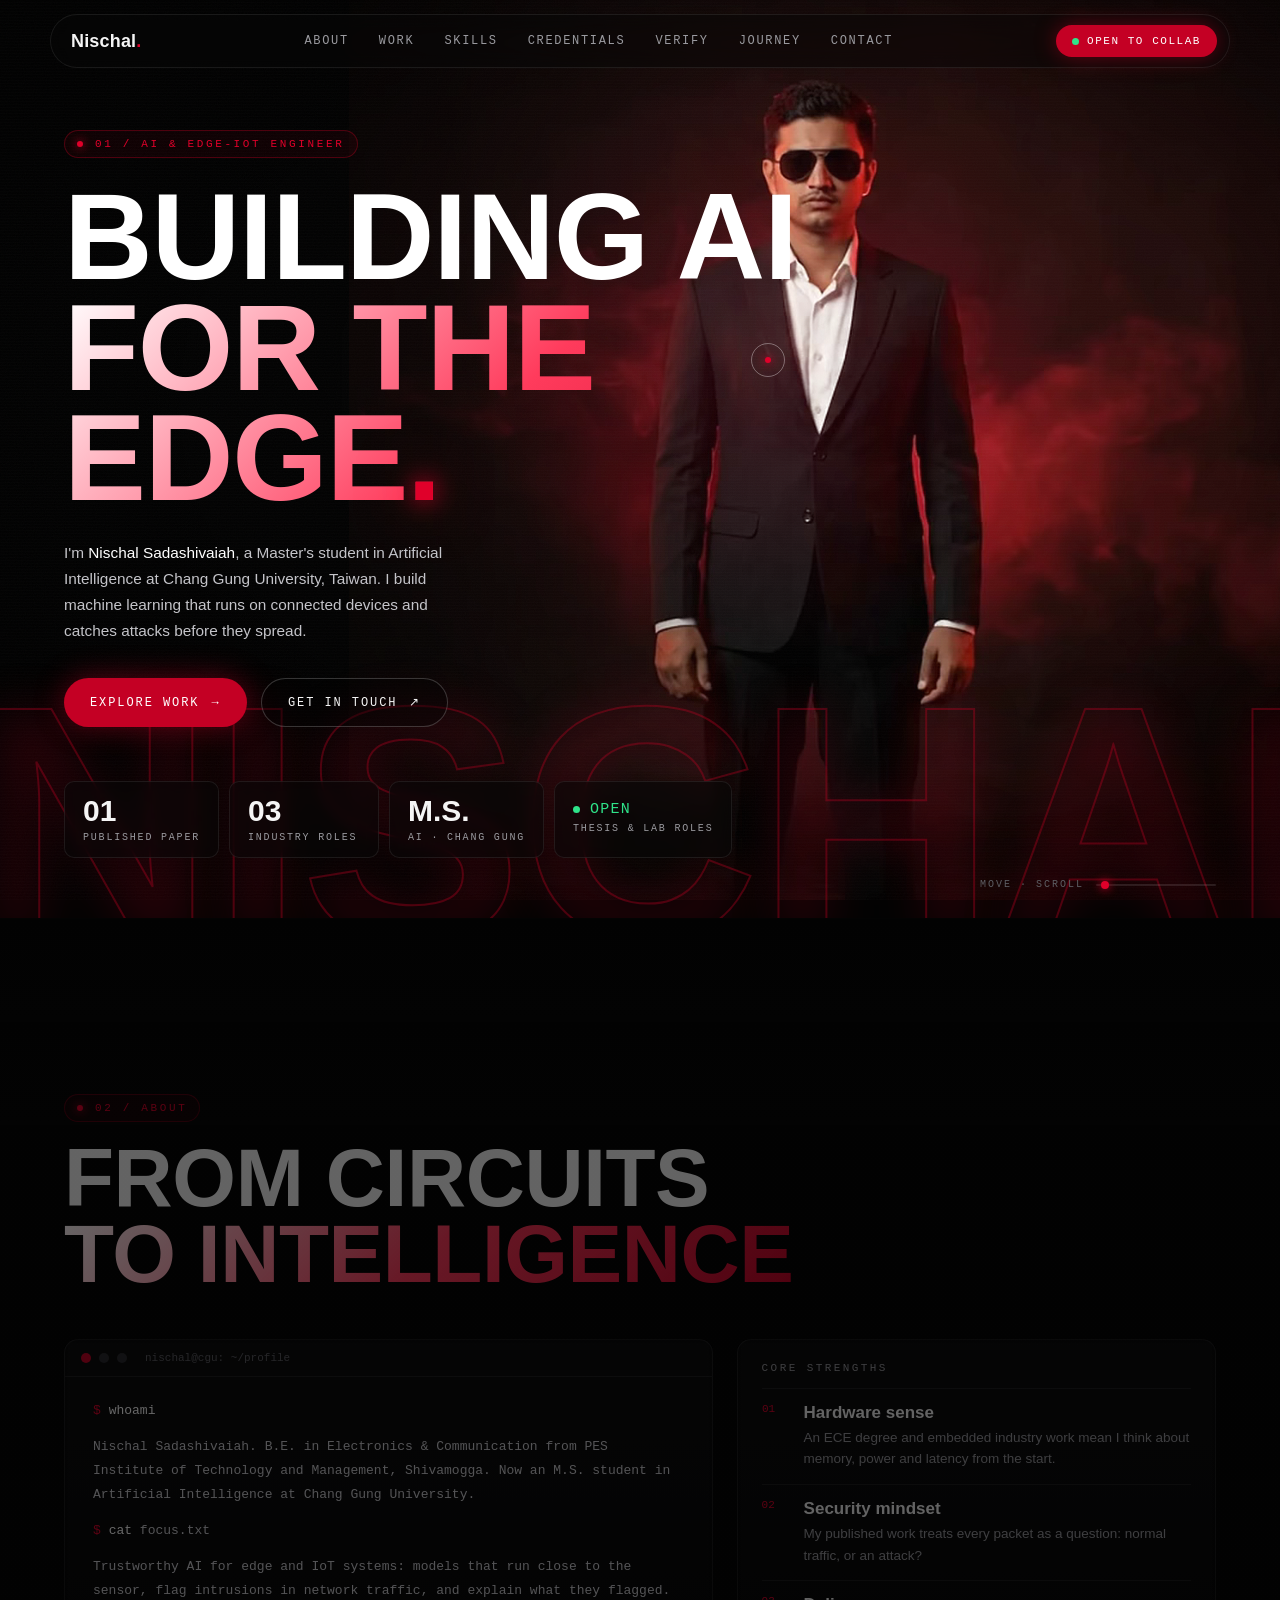
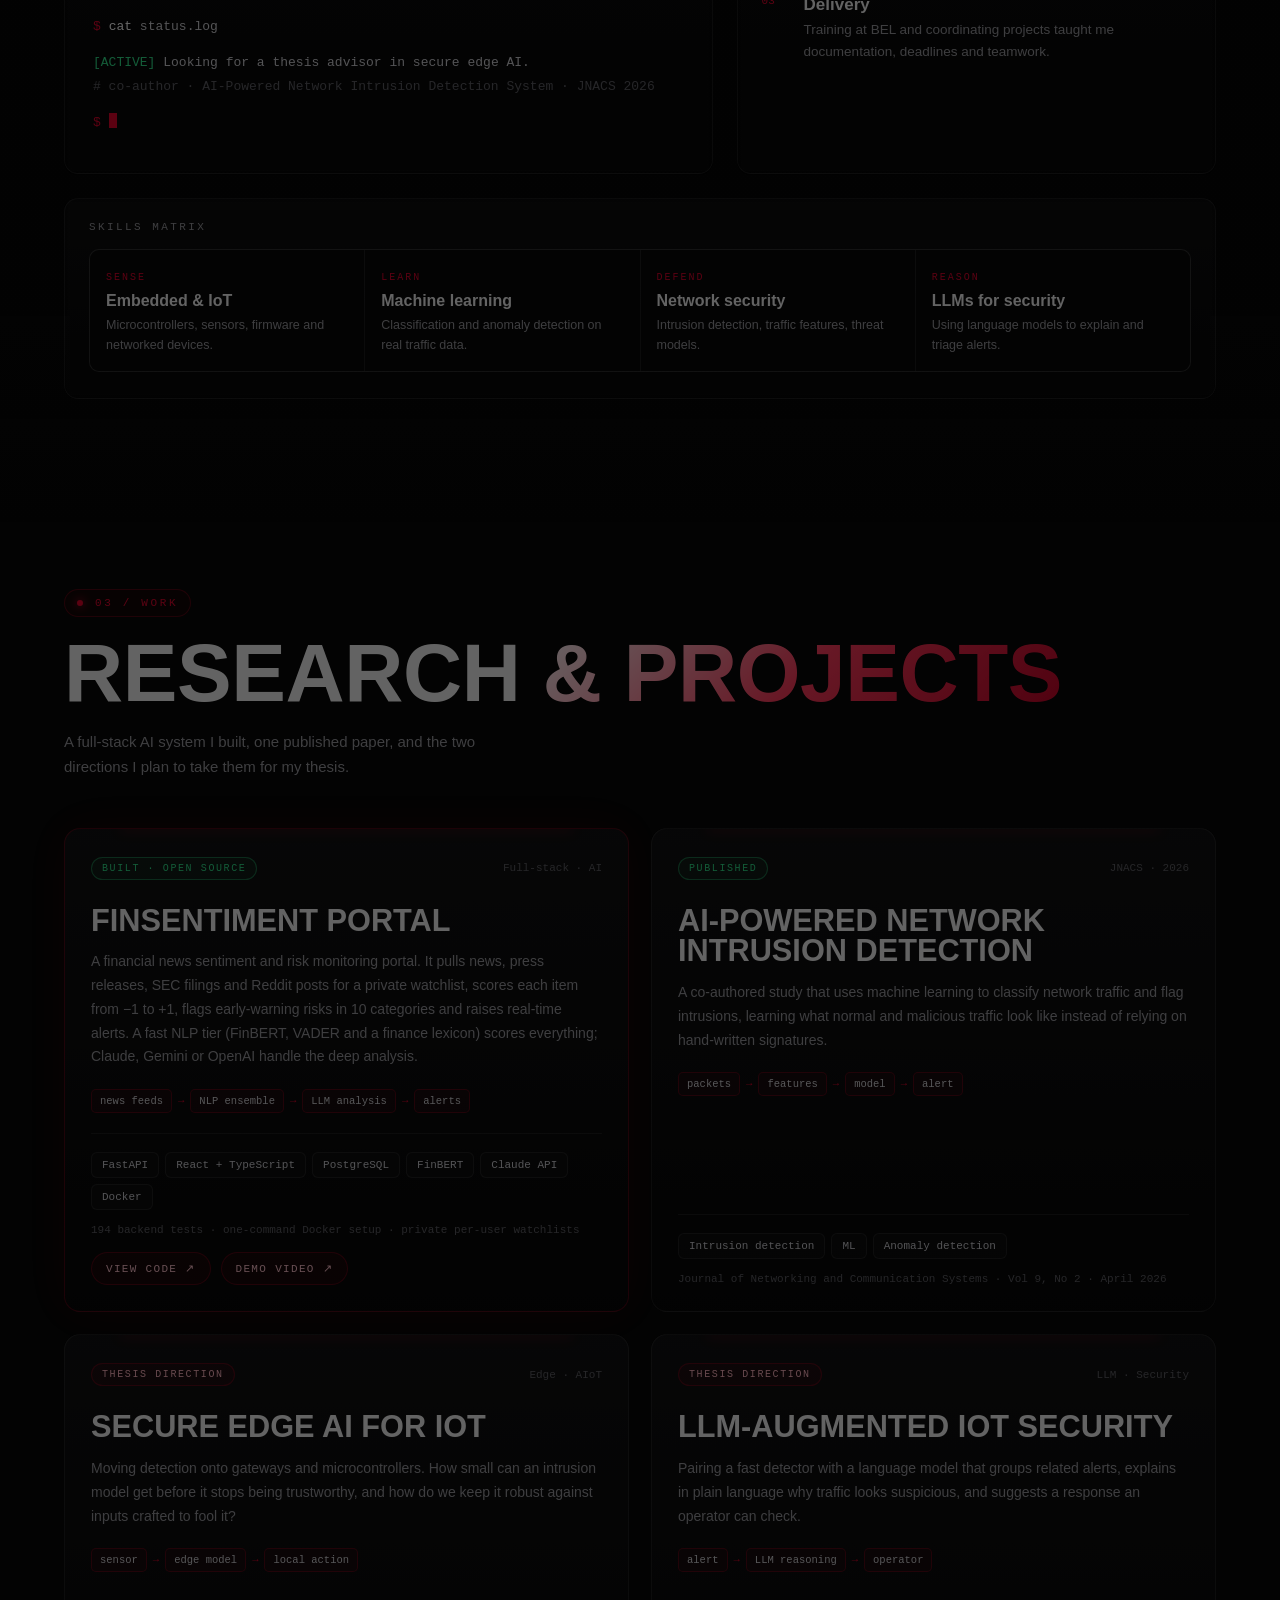
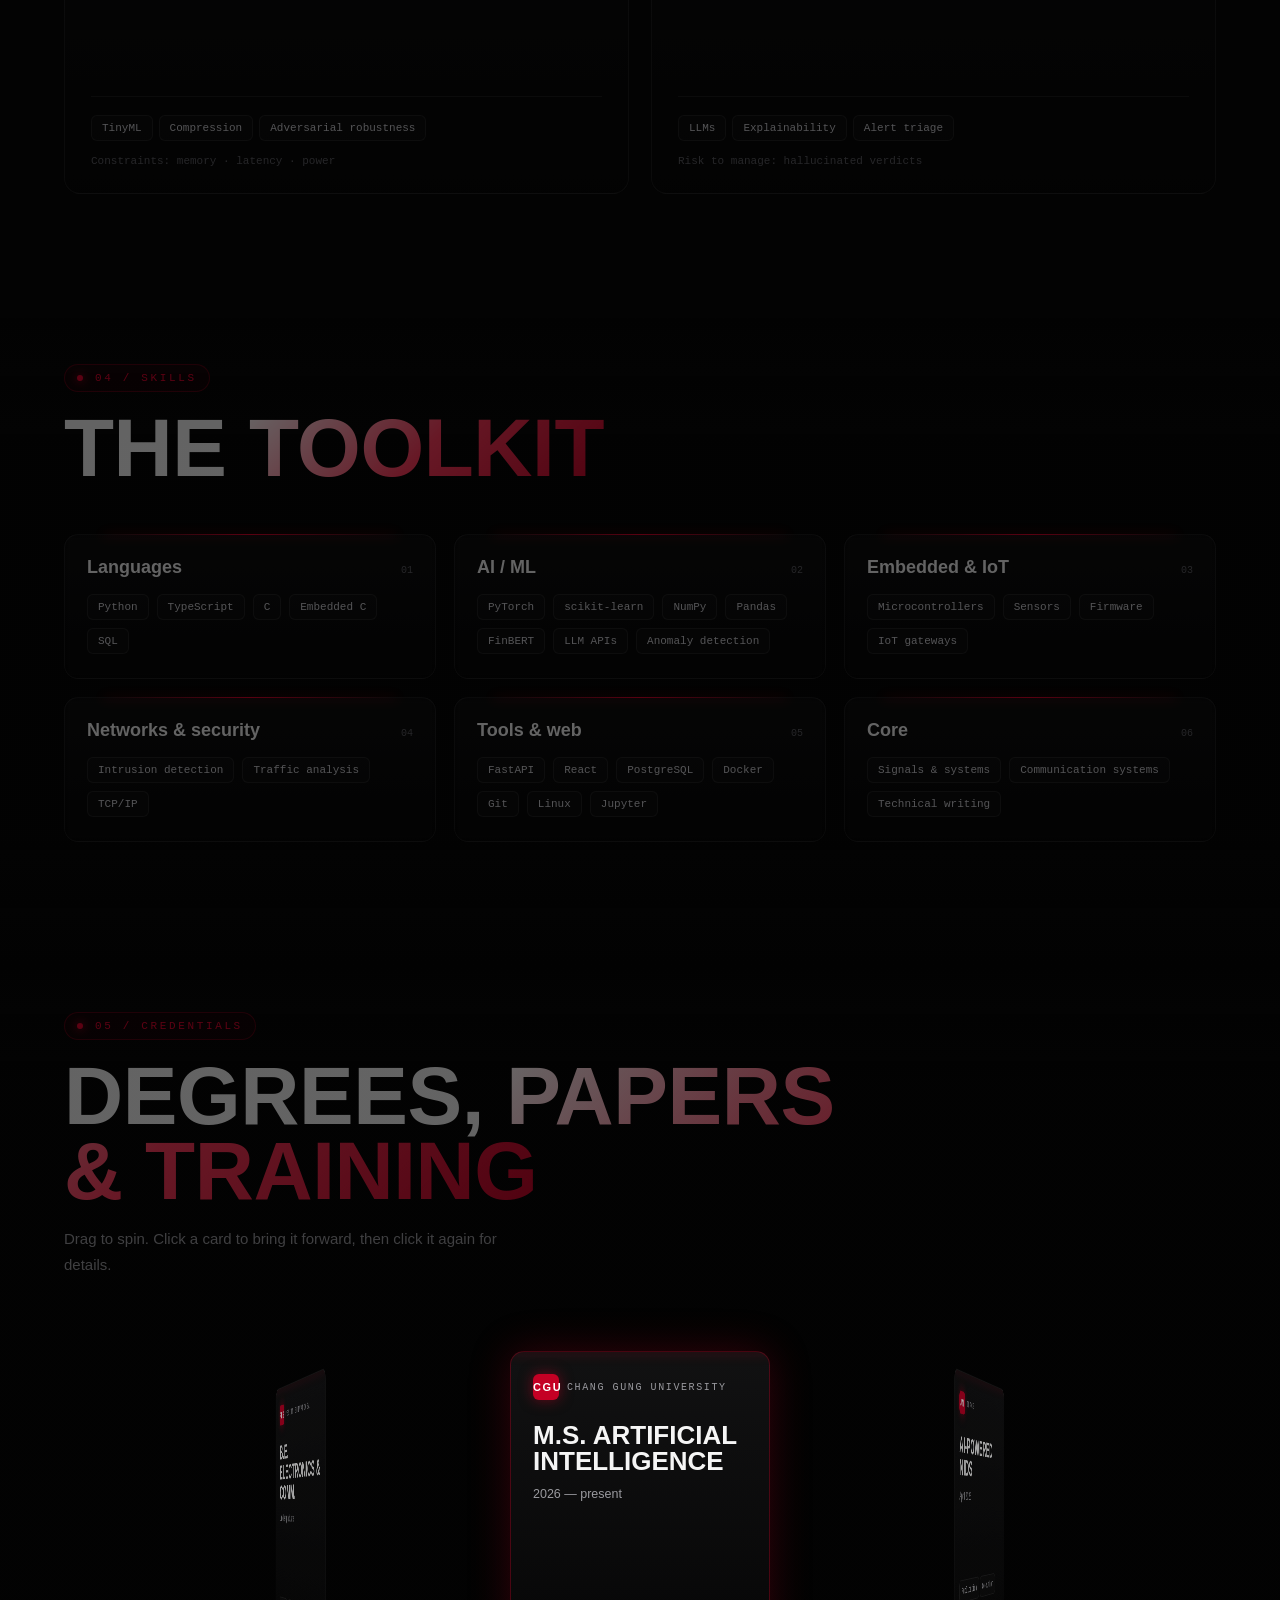
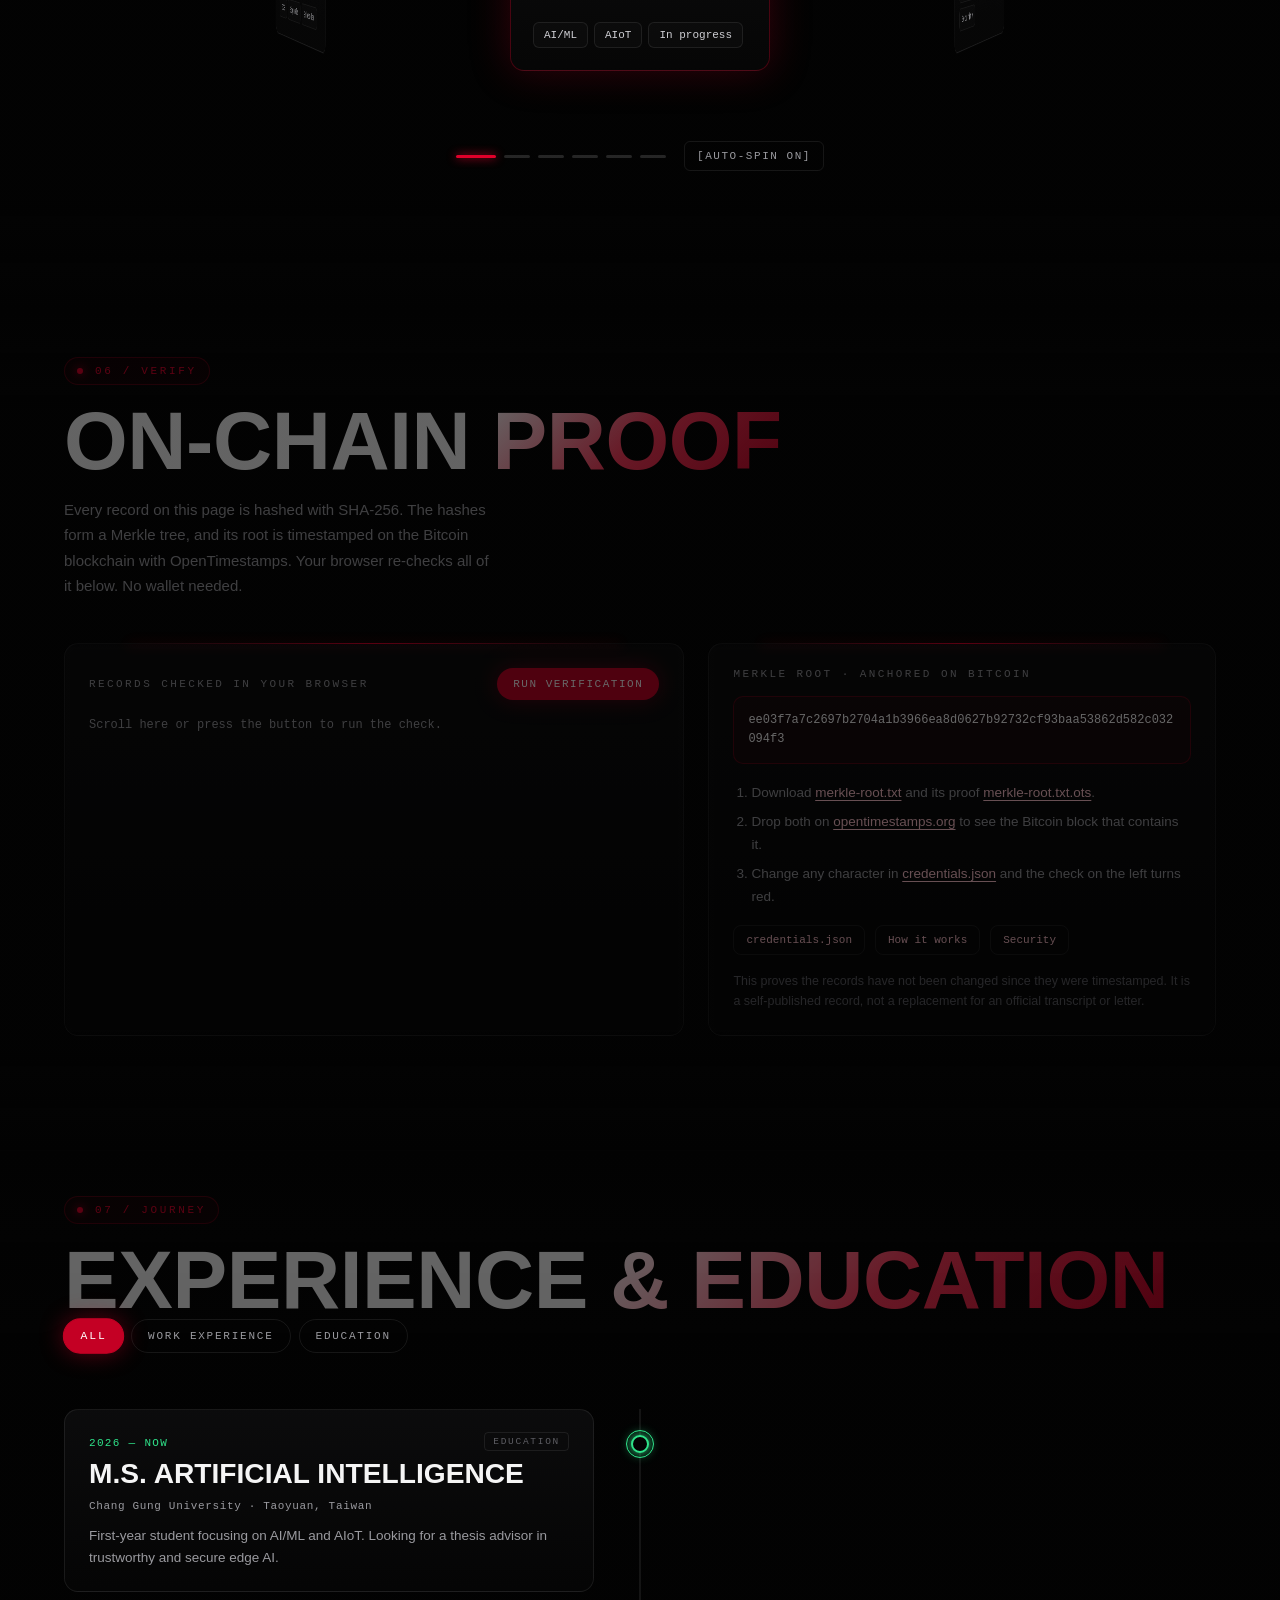
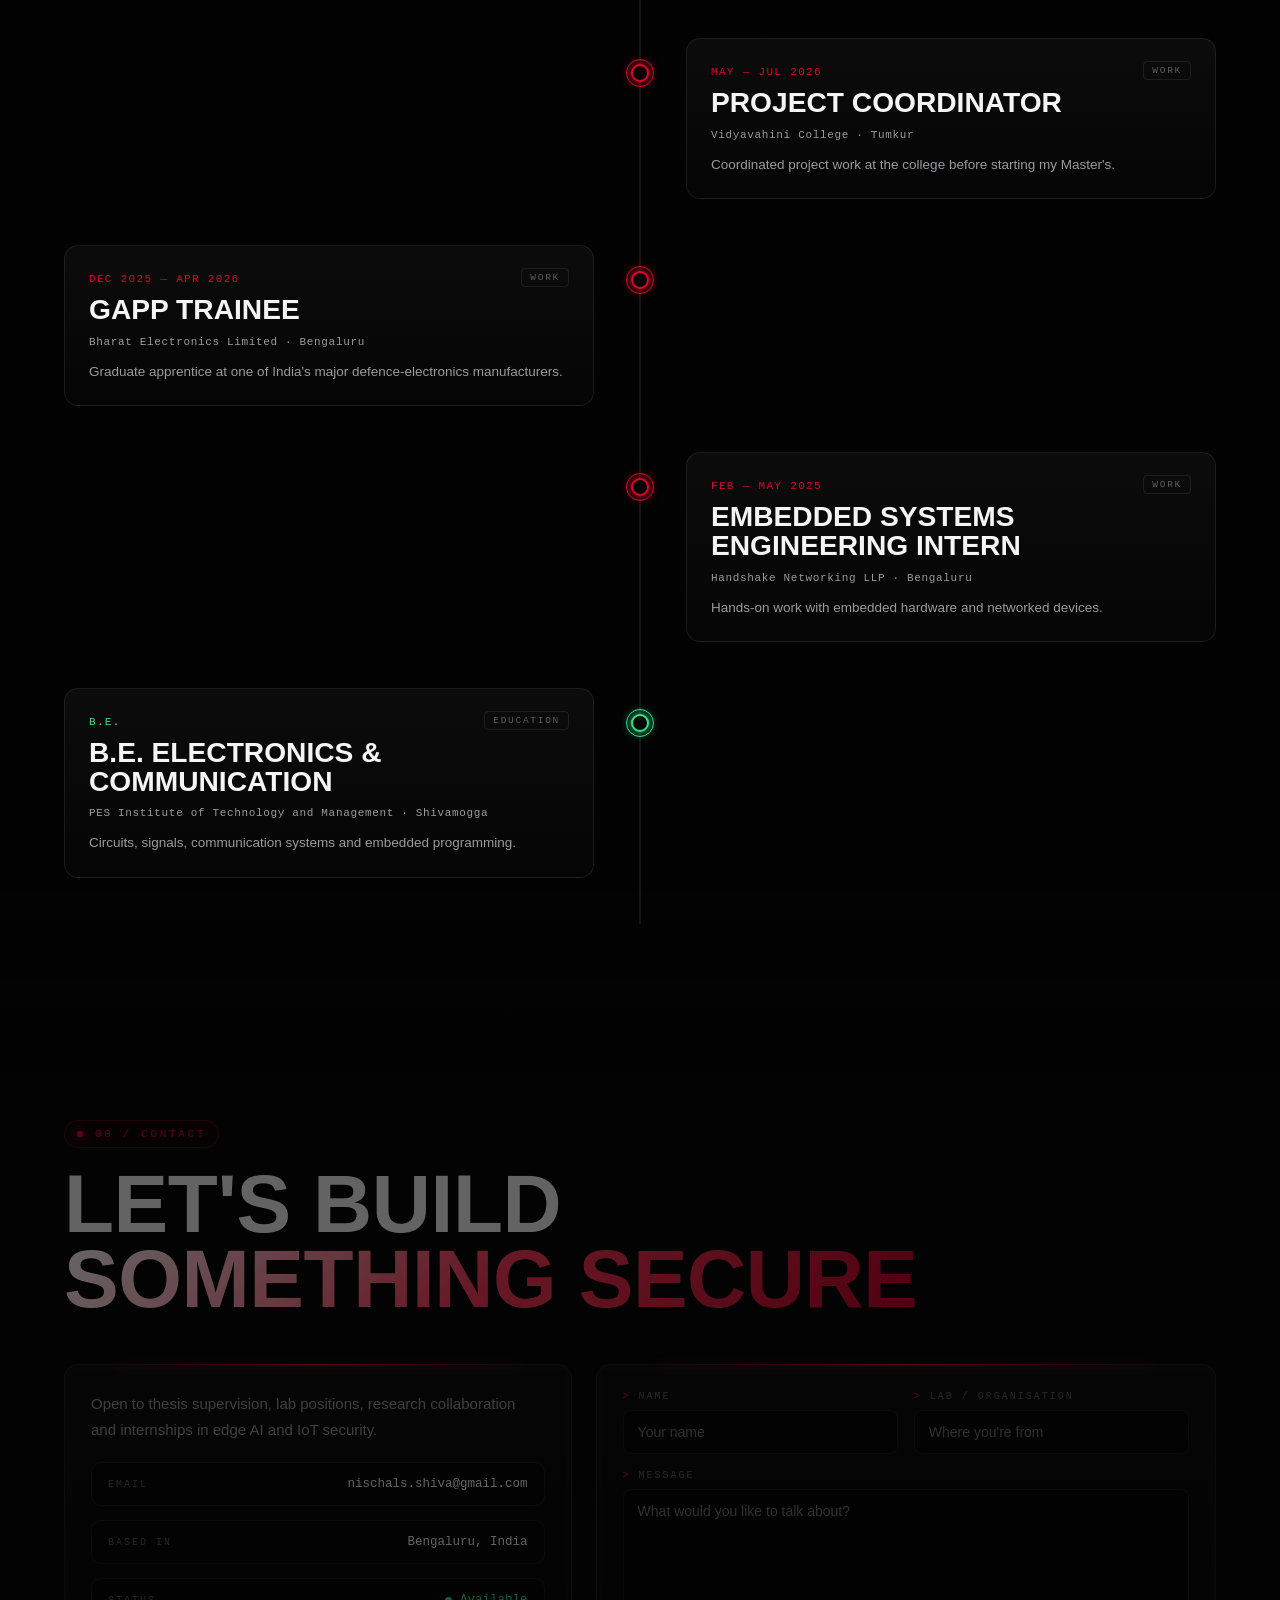
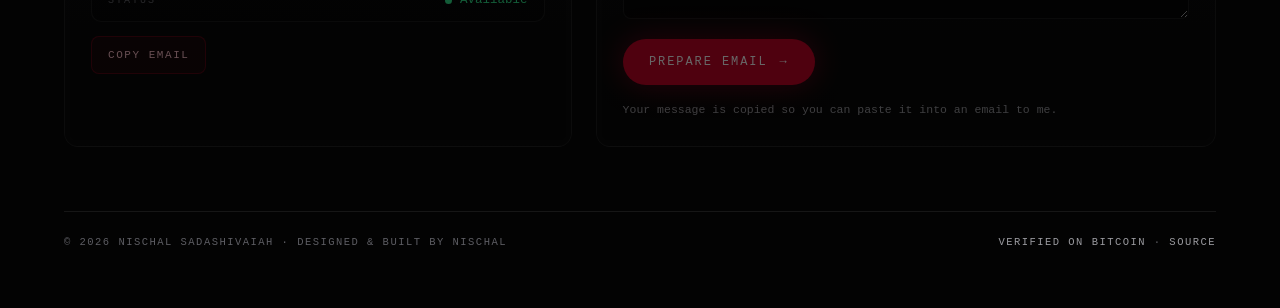
<file: index.html>
<!DOCTYPE html>
<html lang="en">
<head>
  <meta charset="utf-8">
  <meta name="viewport" content="width=device-width, initial-scale=1, viewport-fit=cover">
  <meta http-equiv="Content-Security-Policy" content="default-src 'self'; script-src 'self'; style-src 'self' https://fonts.googleapis.com; font-src https://fonts.gstatic.com; img-src 'self' data:; media-src 'self'; connect-src 'self'; object-src 'none'; base-uri 'self'; form-action 'none'; upgrade-insecure-requests">
  <meta name="referrer" content="strict-origin-when-cross-origin">
  <meta name="color-scheme" content="dark">
  <link rel="canonical" href="https://nischalraj16.github.io/nischal-portfolio/">
  <link rel="icon" href="assets/favicon.svg" type="image/svg+xml">
  <meta property="og:type" content="website">
  <meta property="og:url" content="https://nischalraj16.github.io/nischal-portfolio/">
  <meta name="twitter:card" content="summary">
  <script type="application/ld+json">
  {"@context":"https://schema.org","@type":"Person","name":"Nischal Sadashivaiah","url":"https://nischalraj16.github.io/nischal-portfolio/","jobTitle":"M.S. student in Artificial Intelligence","affiliation":{"@type":"CollegeOrUniversity","name":"Chang Gung University"},"alumniOf":{"@type":"CollegeOrUniversity","name":"PES Institute of Technology and Management"},"knowsAbout":["Edge AI","AIoT","IoT security","Intrusion detection","Machine learning"],"sameAs":["https://github.com/NischalRaj16"]}
  </script>
  <title>Nischal Sadashivaiah — AI &amp; Edge-IoT Engineer</title>
  <meta name="description" content="Portfolio of Nischal Sadashivaiah, M.S. Artificial Intelligence student at Chang Gung University, working on trustworthy edge AI and IoT security.">
  <meta name="author" content="Nischal Sadashivaiah">
  <meta name="theme-color" content="#030303">
  <meta property="og:title" content="Nischal Sadashivaiah — AI &amp; Edge-IoT Engineer">
  <meta property="og:description" content="Trustworthy AI for edge and IoT systems.">
  <link rel="preconnect" href="https://fonts.googleapis.com">
  <link rel="preconnect" href="https://fonts.gstatic.com" crossorigin>
  <link rel="stylesheet" href="https://fonts.googleapis.com/css2?family=JetBrains+Mono:wght@400;500;700&family=Oswald:wght@400;500;600;700&family=Space+Grotesk:wght@300;400;500;600&family=Syne:wght@600;700;800&display=swap">
  <link rel="stylesheet" href="assets/css/style.css">
  <link rel="stylesheet" href="assets/css/extra.css">
</head>
<body>
<a class="skip" href="#main">Skip to content</a>
<noscript><span class="nos">This site works without JavaScript, but the video background, 3D ring and credential check need it.</span></noscript>
<!-- ======= CINEMATIC BACKGROUND ENGINE ======= -->
<div class="stage" aria-hidden="true">
  <div class="stage-inner" id="stageInner">
    <canvas id="stage-canvas"></canvas>
    <video id="stage-video" playsinline muted preload="auto"></video>
  </div>
  <div class="stage-left"></div>
  <div class="cine-vignette"></div>
  <div id="cine-glow"></div>
  <div class="cine-scan"></div>
  <div class="cine-grain"></div>
</div>
<div class="progress" id="progress" aria-hidden="true"></div>
<div class="cur-ring" id="curRing" aria-hidden="true"></div><div class="cur-dot" id="curDot" aria-hidden="true"></div>

<!-- ======= NAV ======= -->
<header class="nav" id="nav">
  <a href="#top" class="logo" data-magnetic>Nischal<b>.</b></a>
  <nav class="links" id="links" aria-label="Sections">
    <span class="pill" id="pill"></span>
    <a href="#about" data-magnetic>About</a>
    <a href="#work" data-magnetic>Work</a>
    <a href="#skills" data-magnetic>Skills</a>
    <a href="#credentials" data-magnetic>Credentials</a>
    <a href="#verify" data-magnetic>Verify</a>
    <a href="#experience" data-magnetic>Journey</a>
    <a href="#contact" data-magnetic>Contact</a>
  </nav>
  <a href="#contact" class="nav-cta" data-magnetic><i class="beacon"></i>Open to collab</a>
  <button class="burger" id="burger" aria-label="Open menu" aria-expanded="false"><i></i><i></i></button>
</header>
<div class="drawer" id="drawer">
  <a href="#about"><span>01</span>About</a><a href="#work"><span>02</span>Work</a><a href="#skills"><span>03</span>Skills</a><a href="#credentials"><span>04</span>Credentials</a><a href="#verify"><span>05</span>Verify</a><a href="#experience"><span>06</span>Journey</a><a href="#contact"><span>07</span>Contact</a>
</div>

<main id="main">
<!-- ======= HERO ======= -->
<section class="hero" id="top">
  <div class="watermark" aria-hidden="true">NISCHAL</div>
  <div class="wrap full">
    <span class="eyebrow">01 / AI &amp; Edge-IoT Engineer</span>
    <h1><span class="l1">Building AI</span><span class="l2">for the edge<span class="dot">.</span></span></h1>
    <p class="lede">I'm <b>Nischal Sadashivaiah</b>, a Master's student in Artificial Intelligence at Chang Gung University, Taiwan. I build machine learning that runs on connected devices and catches attacks before they spread.</p>
    <div class="ctas">
      <a href="#work" class="btn red" data-magnetic>Explore work <span>→</span></a>
      <a href="#contact" class="btn line" data-magnetic>Get in touch <span>↗</span></a>
    </div>
    <div class="telemetry">
      <div class="tm"><b data-count="1">0</b><span>Published paper</span></div>
      <div class="tm"><b data-count="3">0</b><span>Industry roles</span></div>
      <div class="tm"><b>M.S.</b><span>AI · Chang Gung</span></div>
      <div class="tm live"><b><i class="beacon"></i>OPEN</b><span>Thesis &amp; lab roles</span></div>
    </div>
  </div>
  <div class="scrub-hint" aria-hidden="true"><span>Move · scroll</span><span class="track"><span class="knob" id="knob"></span></span></div>
</section>

<!-- ======= ABOUT ======= -->
<section id="about">
  <div class="wrap">
    <span class="eyebrow reveal">02 / About</span>
    <h2 class="h2 reveal">From circuits <span class="grad">to intelligence</span></h2>
    <div class="about-grid">
      <div class="panel reveal">
        <div class="term-bar"><i></i><i></i><i></i><span>nischal@cgu: ~/profile</span></div>
        <div class="term" id="term">
          <p><span class="p">$</span> <span class="k">whoami</span></p>
          <p>Nischal Sadashivaiah. B.E. in Electronics &amp; Communication from PES Institute of Technology and Management, Shivamogga. Now an M.S. student in Artificial Intelligence at Chang Gung University.</p>
          <p><span class="p">$</span> <span class="k">cat</span> focus.txt</p>
          <p>Trustworthy AI for edge and IoT systems: models that run close to the sensor, flag intrusions in network traffic, and explain what they flagged.</p>
          <p><span class="p">$</span> <span class="k">cat</span> status.log</p>
          <p><span class="g">[ACTIVE]</span> Looking for a thesis advisor in secure edge AI.<br><span class="c"># co-author · AI-Powered Network Intrusion Detection System · JNACS 2026</span></p>
          <p><span class="p">$</span> <span class="caret"></span></p>
        </div>
      </div>
      <div class="panel strengths reveal">
        <h3>Core strengths</h3>
        <div class="str"><span class="n">01</span><div><b>Hardware sense</b><p>An ECE degree and embedded industry work mean I think about memory, power and latency from the start.</p></div></div>
        <div class="str"><span class="n">02</span><div><b>Security mindset</b><p>My published work treats every packet as a question: normal traffic, or an attack?</p></div></div>
        <div class="str"><span class="n">03</span><div><b>Delivery</b><p>Training at BEL and coordinating projects taught me documentation, deadlines and teamwork.</p></div></div>
      </div>
      <div class="panel matrix reveal">
        <h3>Skills matrix</h3>
        <div class="mx">
          <div class="cell"><span class="t">Sense</span><b>Embedded &amp; IoT</b><p>Microcontrollers, sensors, firmware and networked devices.</p></div>
          <div class="cell"><span class="t">Learn</span><b>Machine learning</b><p>Classification and anomaly detection on real traffic data.</p></div>
          <div class="cell"><span class="t">Defend</span><b>Network security</b><p>Intrusion detection, traffic features, threat models.</p></div>
          <div class="cell"><span class="t">Reason</span><b>LLMs for security</b><p>Using language models to explain and triage alerts.</p></div>
        </div>
      </div>
    </div>
  </div>
</section>

<!-- ======= PROJECTS ======= -->
<section id="work">
  <div class="wrap">
    <span class="eyebrow reveal">03 / Work</span>
    <h2 class="h2 reveal">Research <span class="grad">&amp; projects</span></h2>
    <p class="sec-intro reveal">A full-stack AI system I built, one published paper, and the two directions I plan to take them for my thesis.</p>
    <div class="pgrid">
      <article class="pcard feat reveal" data-tilt><span class="spot"></span><span class="beam"></span>
        <div class="top"><span class="status pub">Built · Open source</span><span class="idx">Full-stack · AI</span></div>
        <h3>FinSentiment Portal</h3>
        <p>A financial news sentiment and risk monitoring portal. It pulls news, press releases, SEC filings and Reddit posts for a private watchlist, scores each item from −1 to +1, flags early-warning risks in 10 categories and raises real-time alerts. A fast NLP tier (FinBERT, VADER and a finance lexicon) scores everything; Claude, Gemini or OpenAI handle the deep analysis.</p>
        <div class="flow"><b>news feeds</b><i>→</i><b>NLP ensemble</b><i>→</i><b>LLM analysis</b><i>→</i><b>alerts</b></div>
        <div class="chips"><span class="chip">FastAPI</span><span class="chip">React + TypeScript</span><span class="chip">PostgreSQL</span><span class="chip">FinBERT</span><span class="chip">Claude API</span><span class="chip">Docker</span></div>
        <div class="meta">194 backend tests · one-command Docker setup · private per-user watchlists</div>
        <div class="plinks"><a href="https://github.com/NischalRaj16/finsentiment-portal" target="_blank" rel="noopener noreferrer" data-magnetic>View code ↗</a><a href="https://github.com/NischalRaj16/finsentiment-portal/blob/main/docs/demo/finsentiment-demo.mp4" target="_blank" rel="noopener noreferrer" data-magnetic>Demo video ↗</a></div>
      </article>
      <article class="pcard reveal" data-tilt><span class="spot"></span><span class="beam"></span>
        <div class="top"><span class="status pub">Published</span><span class="idx">JNACS · 2026</span></div>
        <h3>AI-powered network intrusion detection</h3>
        <p>A co-authored study that uses machine learning to classify network traffic and flag intrusions, learning what normal and malicious traffic look like instead of relying on hand-written signatures.</p>
        <div class="flow"><b>packets</b><i>→</i><b>features</b><i>→</i><b>model</b><i>→</i><b>alert</b></div>
        <div class="chips"><span class="chip">Intrusion detection</span><span class="chip">ML</span><span class="chip">Anomaly detection</span></div>
        <div class="meta">Journal of Networking and Communication Systems · Vol 9, No 2 · April 2026</div>
      </article>
      <article class="pcard reveal" data-tilt><span class="spot"></span><span class="beam"></span>
        <div class="top"><span class="status dir">Thesis direction</span><span class="idx">Edge · AIoT</span></div>
        <h3>Secure edge AI for IoT</h3>
        <p>Moving detection onto gateways and microcontrollers. How small can an intrusion model get before it stops being trustworthy, and how do we keep it robust against inputs crafted to fool it?</p>
        <div class="flow"><b>sensor</b><i>→</i><b>edge model</b><i>→</i><b>local action</b></div>
        <div class="chips"><span class="chip">TinyML</span><span class="chip">Compression</span><span class="chip">Adversarial robustness</span></div>
        <div class="meta">Constraints: memory · latency · power</div>
      </article>
      <article class="pcard reveal" data-tilt><span class="spot"></span><span class="beam"></span>
        <div class="top"><span class="status dir">Thesis direction</span><span class="idx">LLM · Security</span></div>
        <h3>LLM-augmented IoT security</h3>
        <p>Pairing a fast detector with a language model that groups related alerts, explains in plain language why traffic looks suspicious, and suggests a response an operator can check.</p>
        <div class="flow"><b>alert</b><i>→</i><b>LLM reasoning</b><i>→</i><b>operator</b></div>
        <div class="chips"><span class="chip">LLMs</span><span class="chip">Explainability</span><span class="chip">Alert triage</span></div>
        <div class="meta">Risk to manage: hallucinated verdicts</div>
      </article>
    </div>
  </div>
</section>

<!-- ======= SKILLS ======= -->
<section id="skills">
  <div class="wrap">
    <span class="eyebrow reveal">04 / Skills</span>
    <h2 class="h2 reveal">The <span class="grad">toolkit</span></h2>
    <div class="sgrid">
      <div class="panel scat reveal"><span class="beam"></span><div class="hd"><h3>Languages</h3><span>01</span></div><div class="pills"><span class="chip">Python</span><span class="chip">TypeScript</span><span class="chip">C</span><span class="chip">Embedded C</span><span class="chip">SQL</span></div></div>
      <div class="panel scat reveal"><span class="beam"></span><div class="hd"><h3>AI / ML</h3><span>02</span></div><div class="pills"><span class="chip">PyTorch</span><span class="chip">scikit-learn</span><span class="chip">NumPy</span><span class="chip">Pandas</span><span class="chip">FinBERT</span><span class="chip">LLM APIs</span><span class="chip">Anomaly detection</span></div></div>
      <div class="panel scat reveal"><span class="beam"></span><div class="hd"><h3>Embedded &amp; IoT</h3><span>03</span></div><div class="pills"><span class="chip">Microcontrollers</span><span class="chip">Sensors</span><span class="chip">Firmware</span><span class="chip">IoT gateways</span></div></div>
      <div class="panel scat reveal"><span class="beam"></span><div class="hd"><h3>Networks &amp; security</h3><span>04</span></div><div class="pills"><span class="chip">Intrusion detection</span><span class="chip">Traffic analysis</span><span class="chip">TCP/IP</span></div></div>
      <div class="panel scat reveal"><span class="beam"></span><div class="hd"><h3>Tools &amp; web</h3><span>05</span></div><div class="pills"><span class="chip">FastAPI</span><span class="chip">React</span><span class="chip">PostgreSQL</span><span class="chip">Docker</span><span class="chip">Git</span><span class="chip">Linux</span><span class="chip">Jupyter</span></div></div>
      <div class="panel scat reveal"><span class="beam"></span><div class="hd"><h3>Core</h3><span>06</span></div><div class="pills"><span class="chip">Signals &amp; systems</span><span class="chip">Communication systems</span><span class="chip">Technical writing</span></div></div>
    </div>
  </div>
</section>

<!-- ======= CREDENTIALS ======= -->
<section id="credentials">
  <div class="wrap">
    <span class="eyebrow reveal">05 / Credentials</span>
    <h2 class="h2 reveal">Degrees, <span class="grad">papers &amp; training</span></h2>
    <p class="sec-intro reveal">Drag to spin. Click a card to bring it forward, then click it again for details.</p>
  </div>
  <div class="ring-stage" id="ringStage"><div class="ring" id="ring"></div></div>
  <div class="ring-ctl"><div class="dots" id="dots"></div><button class="spin-btn" id="spinBtn" type="button">[AUTO-SPIN ON]</button></div>
</section>

<!-- ======= VERIFY (blockchain-anchored credentials) ======= -->
<section id="verify">
  <div class="wrap">
    <span class="eyebrow reveal">06 / Verify</span>
    <h2 class="h2 reveal">On-chain <span class="grad">proof</span></h2>
    <p class="sec-intro reveal">Every record on this page is hashed with SHA-256. The hashes form a Merkle tree, and its root is timestamped on the Bitcoin blockchain with OpenTimestamps. Your browser re-checks all of it below. No wallet needed.</p>
    <div class="vgrid">
      <div class="panel vpanel reveal"><span class="beam"></span>
        <div class="vhead"><h3>Records checked in your browser</h3><button class="vbtn" id="verifyBtn" type="button" data-magnetic>Run verification</button></div>
        <p class="vstatus" id="verifyStatus" role="status" aria-live="polite">Scroll here or press the button to run the check.</p>
        <ul class="vlist" id="verifyList"></ul>
      </div>
      <div class="panel vpanel reveal"><span class="beam"></span>
        <div class="vhead"><h3>Merkle root · anchored on Bitcoin</h3></div>
        <div class="vroot" id="verifyRoot">ee03f7a7c2697b2704a1b3966ea8d0627b92732cf93baa53862d582c032094f3</div>
        <ol class="vsteps">
          <li>Download <a href="proofs/merkle-root.txt" download>merkle-root.txt</a> and its proof <a href="proofs/merkle-root.txt.ots" download>merkle-root.txt.ots</a>.</li>
          <li>Drop both on <a href="https://opentimestamps.org" target="_blank" rel="noopener noreferrer">opentimestamps.org</a> to see the Bitcoin block that contains it.</li>
          <li>Change any character in <a href="credentials.json">credentials.json</a> and the check on the left turns red.</li>
        </ol>
        <div class="vlinks"><a href="credentials.json">credentials.json</a><a href="https://github.com/NischalRaj16/nischal-portfolio/blob/main/docs/VERIFY.md" rel="noopener noreferrer">How it works</a><a href="https://github.com/NischalRaj16/nischal-portfolio/blob/main/docs/SECURITY.md" rel="noopener noreferrer">Security</a></div>
        <p class="vnote">This proves the records have not been changed since they were timestamped. It is a self-published record, not a replacement for an official transcript or letter.</p>
      </div>
    </div>
  </div>
</section>

<!-- ======= EXPERIENCE ======= -->
<section id="experience">
  <div class="wrap">
    <span class="eyebrow reveal">07 / Journey</span>
    <h2 class="h2 reveal">Experience <span class="grad">&amp; education</span></h2>
    <div class="filters" id="filters">
      <button class="on" data-f="all" type="button">All</button>
      <button data-f="work" type="button">Work experience</button>
      <button data-f="edu" type="button">Education</button>
    </div>
    <div class="spine-wrap" id="spineWrap">
      <div class="spine"></div><div class="spine-fill" id="spineFill"></div>
      <div id="milestones">
        <div class="ms edu"><i class="node"></i><div class="panel card"><span class="kind">Education</span><span class="when">2026 — NOW</span><h3>M.S. Artificial Intelligence</h3><span class="org">Chang Gung University · Taoyuan, Taiwan</span><p>First-year student focusing on AI/ML and AIoT. Looking for a thesis advisor in trustworthy and secure edge AI.</p></div></div>
        <div class="ms work"><i class="node"></i><div class="panel card"><span class="kind">Work</span><span class="when">MAY — JUL 2026</span><h3>Project Coordinator</h3><span class="org">Vidyavahini College · Tumkur</span><p>Coordinated project work at the college before starting my Master's.</p></div></div>
        <div class="ms work"><i class="node"></i><div class="panel card"><span class="kind">Work</span><span class="when">DEC 2025 — APR 2026</span><h3>GAPP Trainee</h3><span class="org">Bharat Electronics Limited · Bengaluru</span><p>Graduate apprentice at one of India's major defence-electronics manufacturers.</p></div></div>
        <div class="ms work"><i class="node"></i><div class="panel card"><span class="kind">Work</span><span class="when">FEB — MAY 2025</span><h3>Embedded Systems Engineering Intern</h3><span class="org">Handshake Networking LLP · Bengaluru</span><p>Hands-on work with embedded hardware and networked devices.</p></div></div>
        <div class="ms edu"><i class="node"></i><div class="panel card"><span class="kind">Education</span><span class="when">B.E.</span><h3>B.E. Electronics &amp; Communication</h3><span class="org">PES Institute of Technology and Management · Shivamogga</span><p>Circuits, signals, communication systems and embedded programming.</p></div></div>
      </div>
    </div>
  </div>
</section>

<!-- ======= CONTACT ======= -->
<section id="contact">
  <div class="wrap">
    <span class="eyebrow reveal">08 / Contact</span>
    <h2 class="h2 reveal">Let's build <span class="grad">something secure</span></h2>
    <div class="cgrid">
      <div class="panel cinfo reveal"><span class="beam"></span>
        <p class="sec-intro tight">Open to thesis supervision, lab positions, research collaboration and internships in edge AI and IoT security.</p>
        <div class="crow"><span>Email</span><span id="email">nischals.shiva@gmail.com</span></div>
        <div class="crow"><span>Based in</span><span>Bengaluru, India</span></div>
        <div class="crow"><span>Status</span><span class="ok-text"><i class="beacon"></i>Available</span></div>
        <button class="copy" id="copyBtn" type="button" data-magnetic>Copy email</button>
      </div>
      <form class="panel cform reveal" id="cform" novalidate><span class="beam"></span>
        <div class="fields">
          <div class="f"><label for="cf-name">Name</label><input id="cf-name" name="name" autocomplete="name" placeholder="Your name"></div>
          <div class="f"><label for="cf-org">Lab / organisation</label><input id="cf-org" name="org" placeholder="Where you're from"></div>
          <div class="f full"><label for="cf-msg">Message</label><textarea id="cf-msg" name="msg" placeholder="What would you like to talk about?"></textarea></div>
        </div>
        <div class="act"><button class="btn red" type="submit" data-magnetic>Prepare email <span>→</span></button><span class="note" id="note">Your message is copied so you can paste it into an email to me.</span></div>
      </form>
    </div>
    <footer><span>© 2026 Nischal Sadashivaiah · Designed &amp; built by Nischal</span><span><a href="#verify">Verified on Bitcoin</a> · <a href="https://github.com/NischalRaj16/nischal-portfolio" rel="noopener noreferrer">Source</a></span></footer>
  </div>
</section>
</main>

<div class="modal" id="modal" role="dialog" aria-modal="true" aria-labelledby="mTitle">
  <div class="panel mbox"><span class="beam"></span><button class="mclose" id="mClose" type="button" aria-label="Close">×</button><div id="mBody"></div></div>
</div>
<script src="assets/js/main.js" defer></script>
<script src="assets/js/verify.js" defer></script>
</body>
</html>
</file>
<file: assets/css/style.css>
/*!
 * Nischal Sadashivaiah — Portfolio
 * Copyright (c) 2026 Nischal Sadashivaiah. Released under the MIT License.
 */
:root{
  color-scheme:dark;
  --bg:#030303;--surface:#090909;--surface-2:#0e0e0f;--line:rgba(255,255,255,.08);--line-red:rgba(196,0,36,.35);
  --accent-red:#c40024;--bright-red:#e0002a;--pink:#ff3b5c;--text:#f5f5f5;--muted:#9a9a9f;--dim:#5d5d63;--ok:#2fe38a;
  --display:'Oswald','Arial Narrow',Impact,sans-serif;--syne:'Syne','Space Grotesk',sans-serif;--sans:'Space Grotesk','Helvetica Neue',Arial,sans-serif;--mono:'JetBrains Mono',ui-monospace,Menlo,monospace;
  --ease:cubic-bezier(.16,1,.3,1);--gutter:clamp(16px,5vw,72px);
}
*{box-sizing:border-box}
body{margin:0;background:var(--bg);color:var(--text);font-family:var(--sans);-webkit-font-smoothing:antialiased;overflow-x:clip}
::selection{background:var(--accent-red);color:#fff}
a{color:inherit;text-decoration:none}
button{font:inherit;color:inherit;background:none;border:0;cursor:pointer}
:focus-visible{outline:1px solid var(--bright-red);outline-offset:4px}
.mono{font-family:var(--mono)}

/* ================= CINEMATIC STAGE ================= */
.stage{position:fixed;inset:0;z-index:0;overflow:hidden;pointer-events:none;perspective:1200px;background:var(--bg)}
.stage-inner{position:absolute;inset:0;will-change:transform;transform:scale(1.03)}
#stage-canvas,#stage-video{position:absolute;inset:0;width:100%;height:100%;object-fit:cover}
#stage-video{display:none;object-position:50% 30%;transform:translateZ(0);backface-visibility:hidden}
@media (min-width:981px){#stage-video{left:28vw;width:calc(100% - 28vw)}}
@media (max-width:980px){#stage-video{opacity:.75}}
.cine-vignette{position:absolute;inset:0;background:radial-gradient(ellipse 80% 75% at 62% 45%,transparent 45%,rgba(0,0,0,.5) 75%,rgba(0,0,0,.9) 100%)}
#cine-glow{position:absolute;inset:0;mix-blend-mode:screen;background:radial-gradient(circle 420px at 60% 40%,rgba(196,0,36,.18),transparent 70%)}
.cine-scan{position:absolute;inset:0;background:repeating-linear-gradient(0deg,rgba(255,255,255,.008) 0 1px,transparent 1px 3px)}
.cine-grain{position:absolute;inset:-50%;opacity:.03;background-image:url("data:image/svg+xml;utf8,<svg xmlns='http://www.w3.org/2000/svg' width='220' height='220'><filter id='n'><feTurbulence type='fractalNoise' baseFrequency='.9' numOctaves='2' stitchTiles='stitch'/></filter><rect width='100%' height='100%' filter='url(%23n)'/></svg>");animation:grain 1.2s steps(6) infinite}
@keyframes grain{0%{transform:translate(0,0)}20%{transform:translate(-3%,2%)}40%{transform:translate(2%,-3%)}60%{transform:translate(-2%,-1%)}80%{transform:translate(3%,3%)}100%{transform:translate(0,0)}}
.stage-left{position:absolute;inset:0;background:linear-gradient(90deg,rgba(3,3,3,.92) 0%,rgba(3,3,3,.6) 34%,transparent 62%)}
.progress{position:fixed;top:0;left:0;height:2px;width:100%;z-index:60;transform-origin:0 50%;transform:scaleX(0);background:linear-gradient(90deg,var(--accent-red),var(--pink));box-shadow:0 0 12px var(--bright-red),0 0 30px rgba(224,0,42,.5)}

main{position:relative;z-index:2}
section{position:relative;padding-inline:var(--gutter)}
.wrap{max-width:1240px;margin:0 auto}

/* ================= CURSOR ================= */
.cur-dot,.cur-ring{position:fixed;left:0;top:0;pointer-events:none;z-index:100;border-radius:50%;display:none}
.cur-dot{width:6px;height:6px;margin:-3px 0 0 -3px;background:var(--bright-red);box-shadow:0 0 10px var(--bright-red)}
.cur-ring{width:34px;height:34px;margin:-17px 0 0 -17px;border:1px solid rgba(255,255,255,.35);transition:width .35s var(--ease),height .35s var(--ease),margin .35s var(--ease),border-color .35s,background .35s}
.cur-ring.hot{width:64px;height:64px;margin:-32px 0 0 -32px;border-color:var(--bright-red);background:rgba(196,0,36,.1)}
@media (pointer:fine){body.has-cursor .cur-dot,body.has-cursor .cur-ring{display:block}body.has-cursor,body.has-cursor a,body.has-cursor button,body.has-cursor [data-magnetic]{cursor:none}}

/* ================= NAV ================= */
.nav{position:fixed;z-index:50;top:calc(14px + env(safe-area-inset-top,0px));left:50%;transform:translateX(-50%);width:min(1180px,calc(100% - 24px));display:flex;align-items:center;justify-content:space-between;gap:16px;padding:10px 12px 10px 20px;border:1px solid var(--line);border-radius:999px;background:rgba(9,9,9,.55);backdrop-filter:blur(14px) saturate(140%);-webkit-backdrop-filter:blur(14px) saturate(140%)}
.logo{font-family:var(--syne);font-weight:800;font-size:18px;letter-spacing:.01em}
.logo b{color:var(--bright-red)}
.links{position:relative;display:flex;gap:2px}
.links a{position:relative;z-index:1;padding:9px 14px;font-size:12px;letter-spacing:.14em;text-transform:uppercase;color:var(--muted);transition:color .3s;font-family:var(--mono)}
.links a.active,.links a:hover{color:var(--text)}
.pill{position:absolute;top:0;height:100%;border-radius:999px;background:rgba(196,0,36,.16);border:1px solid var(--line-red);transition:left .5s var(--ease),width .5s var(--ease),opacity .3s;opacity:0}
.nav-cta{font-family:var(--mono);font-size:11px;letter-spacing:.14em;text-transform:uppercase;padding:10px 16px;border-radius:999px;background:var(--accent-red);color:#fff;box-shadow:0 0 22px rgba(196,0,36,.45);display:inline-flex;align-items:center;gap:8px}
.beacon{width:7px;height:7px;border-radius:50%;background:var(--ok);box-shadow:0 0 0 0 rgba(47,227,138,.6);animation:beacon 2s infinite}
@keyframes beacon{70%{box-shadow:0 0 0 9px rgba(47,227,138,0)}100%{box-shadow:0 0 0 0 rgba(47,227,138,0)}}
.burger{display:none;width:40px;height:40px;border-radius:50%;border:1px solid var(--line);position:relative}
.burger i{position:absolute;left:12px;right:12px;height:1px;background:var(--text);transition:transform .4s var(--ease),top .4s var(--ease)}
.burger i:first-child{top:16px}.burger i:last-child{top:23px}
.nav.open .burger i:first-child{top:20px;transform:rotate(45deg)}.nav.open .burger i:last-child{top:20px;transform:rotate(-45deg)}
.drawer{position:fixed;inset:0;z-index:45;background:rgba(3,3,3,.94);backdrop-filter:blur(10px);display:flex;flex-direction:column;justify-content:center;gap:10px;padding:0 28px;opacity:0;pointer-events:none;transition:opacity .4s}
.drawer.open{opacity:1;pointer-events:auto}
.drawer a{font-family:var(--display);font-size:clamp(2.4rem,11vw,3.4rem);text-transform:uppercase;letter-spacing:.01em;line-height:1.1}
.drawer a span{font-family:var(--mono);font-size:12px;color:var(--bright-red);margin-right:14px;vertical-align:middle}
@media (max-width:980px){.links,.nav-cta{display:none}.burger{display:block}}

/* ================= SHARED ================= */
.eyebrow{display:inline-flex;align-items:center;gap:12px;font-family:var(--mono);font-size:11px;letter-spacing:.24em;text-transform:uppercase;color:var(--bright-red);padding:7px 12px;border:1px solid var(--line-red);border-radius:999px;background:rgba(196,0,36,.07)}
.eyebrow::before{content:"";width:6px;height:6px;border-radius:50%;background:var(--bright-red);box-shadow:0 0 10px var(--bright-red)}
.h2{font-family:var(--display);font-weight:600;text-transform:uppercase;font-size:clamp(2.6rem,6.4vw,5.4rem);line-height:.92;letter-spacing:-.005em;margin:18px 0 0;text-wrap:balance}
.h2 .grad{background:linear-gradient(135deg,#fff 0%,var(--pink) 50%,var(--accent-red) 100%);-webkit-background-clip:text;background-clip:text;color:transparent}
.sec-intro{max-width:52ch;color:var(--muted);font-size:15px;line-height:1.7;margin:18px 0 0}
.panel{position:relative;background:linear-gradient(180deg,rgba(14,14,15,.82),rgba(6,6,6,.82));border:1px solid var(--line);border-radius:14px;backdrop-filter:blur(6px)}
.beam{position:absolute;top:-1px;left:10%;right:10%;height:1px;background:linear-gradient(90deg,transparent,var(--bright-red),transparent);box-shadow:0 0 12px var(--bright-red)}
.chip{font-family:var(--mono);font-size:11px;padding:6px 10px;border:1px solid var(--line);border-radius:6px;color:#cfcfd4;background:rgba(255,255,255,.02);white-space:nowrap}
.btn{position:relative;display:inline-flex;align-items:center;gap:12px;padding:16px 26px;border-radius:999px;font-family:var(--mono);font-size:12px;letter-spacing:.16em;text-transform:uppercase;transition:box-shadow .3s,background .3s,border-color .3s;will-change:transform}
.btn.red{background:var(--accent-red);color:#fff;box-shadow:0 0 30px rgba(196,0,36,.45)}
.btn.red:hover{background:var(--bright-red);box-shadow:0 0 44px rgba(224,0,42,.6)}
.btn.line{border:1px solid rgba(255,255,255,.2);background:rgba(3,3,3,.4)}
.btn.line:hover{border-color:var(--bright-red)}
.reveal{transition:opacity 1s var(--ease),transform 1s var(--ease)}
.js .reveal:not(.in){opacity:.4;transform:translateY(26px)}

/* ================= HERO ================= */
.hero{min-height:max(680px,100svh);display:flex;flex-direction:column;justify-content:center;padding-block:130px 60px;overflow:hidden}
.watermark{position:absolute;left:-2vw;bottom:-3vw;font-family:var(--display);font-weight:700;font-size:clamp(7rem,26vw,24rem);line-height:.8;color:transparent;-webkit-text-stroke:2px rgba(196,0,36,.35);text-shadow:0 0 50px rgba(196,0,36,.18);letter-spacing:-.01em;pointer-events:none;user-select:none;white-space:nowrap}
.hero h1{font-family:var(--display);font-weight:700;text-transform:uppercase;font-size:clamp(3.4rem,9.6vw,8.6rem);line-height:.9;letter-spacing:-.01em;margin:24px 0 0;max-width:13ch}
.hero h1 .l1{display:block;color:#fff}
.hero h1 .l2{display:block;background:linear-gradient(135deg,#fff 0%,var(--pink) 50%,var(--accent-red) 100%);-webkit-background-clip:text;background-clip:text;color:transparent}
.hero h1 .dot{color:var(--bright-red);-webkit-text-fill-color:var(--bright-red);text-shadow:0 0 24px var(--bright-red),0 0 60px rgba(224,0,42,.6)}
.hero .lede{max-width:46ch;margin:26px 0 0;color:#c4c4c9;font-size:clamp(15px,1.2vw,17px);line-height:1.7}
.hero .lede b{color:#fff;font-weight:500}
.ctas{display:flex;flex-wrap:wrap;gap:14px;margin-top:34px}
.telemetry{display:grid;grid-template-columns:repeat(4,auto);gap:10px;margin-top:54px;justify-content:start}
.tm{padding:14px 18px;border:1px solid var(--line);border-radius:10px;background:rgba(9,9,9,.55);backdrop-filter:blur(6px);min-width:150px}
.tm b{display:block;font-family:var(--display);font-weight:600;font-size:30px;line-height:1;font-variant-numeric:tabular-nums}
.tm span{display:block;margin-top:6px;font-family:var(--mono);font-size:10px;letter-spacing:.18em;text-transform:uppercase;color:var(--muted)}
.tm.live b{font-size:15px;display:flex;align-items:center;gap:10px;font-family:var(--mono);font-weight:500;letter-spacing:.08em;color:var(--ok);padding-top:6px}
@media (max-width:900px){.telemetry{grid-template-columns:repeat(2,1fr)}.tm{min-width:0}}
.scrub-hint{position:absolute;right:var(--gutter);bottom:28px;display:flex;align-items:center;gap:12px;font-family:var(--mono);font-size:10px;letter-spacing:.2em;text-transform:uppercase;color:var(--dim)}
.scrub-hint .track{width:120px;height:2px;background:rgba(255,255,255,.1);position:relative;border-radius:2px}
.scrub-hint .knob{position:absolute;top:-3px;width:8px;height:8px;border-radius:50%;background:var(--bright-red);box-shadow:0 0 10px var(--bright-red);left:0}
@media (max-width:700px){.scrub-hint{display:none}}

/* ================= ABOUT (terminal) ================= */
#about{padding-block:clamp(90px,12vw,150px);background:linear-gradient(180deg,transparent,rgba(3,3,3,.7) 18%,rgba(3,3,3,.7) 82%,transparent)}
.about-grid{display:grid;grid-template-columns:1.15fr .85fr;gap:24px;margin-top:48px}
@media (max-width:980px){.about-grid{grid-template-columns:1fr}}
.term-bar{display:flex;align-items:center;gap:8px;padding:12px 16px;border-bottom:1px solid var(--line)}
.term-bar i{width:10px;height:10px;border-radius:50%;background:#2a2a2d}
.term-bar i:first-child{background:var(--accent-red)}
.term-bar span{margin-left:10px;font-family:var(--mono);font-size:11px;color:var(--dim)}
.term{padding:22px clamp(18px,3vw,28px) 26px;font-family:var(--mono);font-size:13px;line-height:1.85;color:#cfcfd4;overflow-x:auto}
.term .p{color:var(--bright-red)}.term .c{color:var(--dim)}.term .k{color:#fff}.term .g{color:var(--ok)}
.term p{margin:0 0 12px}
.caret{display:inline-block;width:8px;height:15px;background:var(--bright-red);vertical-align:-2px;animation:blink 1s steps(1) infinite}
@keyframes blink{50%{opacity:0}}
.strengths{padding:22px 24px;display:flex;flex-direction:column;gap:14px}
.strengths h3,.matrix h3{margin:0;font-family:var(--mono);font-size:11px;letter-spacing:.22em;text-transform:uppercase;color:var(--muted);font-weight:500}
.str{display:grid;grid-template-columns:30px 1fr;gap:12px;align-items:start;padding-top:14px;border-top:1px solid var(--line)}
.str .n{font-family:var(--mono);font-size:11px;color:var(--bright-red)}
.str b{display:block;font-family:var(--syne);font-size:17px;font-weight:700;margin-bottom:4px}
.str p{margin:0;font-size:13.5px;line-height:1.6;color:var(--muted)}
.matrix{grid-column:1/-1;padding:22px 24px 26px}
.mx{display:grid;grid-template-columns:repeat(4,1fr);gap:1px;margin-top:16px;background:var(--line);border:1px solid var(--line);border-radius:10px;overflow:hidden}
@media (max-width:860px){.mx{grid-template-columns:repeat(2,1fr)}}
@media (max-width:480px){.mx{grid-template-columns:1fr}}
.cell{background:rgba(6,6,6,.95);padding:16px;min-height:120px;transition:background .3s}
.cell:hover{background:rgba(196,0,36,.08)}
.cell .t{font-family:var(--mono);font-size:10px;letter-spacing:.2em;text-transform:uppercase;color:var(--bright-red)}
.cell b{display:block;font-family:var(--syne);font-size:16px;margin:8px 0 6px}
.cell p{margin:0;font-size:12.5px;line-height:1.55;color:var(--muted)}

/* ================= PROJECTS ================= */
#work{padding-block:40px clamp(90px,12vw,150px)}
.pgrid{display:grid;grid-template-columns:repeat(3,1fr);gap:22px;margin-top:48px;perspective:1200px}
@media (max-width:1000px){.pgrid{grid-template-columns:1fr}}
.pcard{position:relative;padding:28px 26px 26px;border-radius:16px;border:1px solid var(--line);background:linear-gradient(180deg,rgba(16,16,17,.9),rgba(5,5,5,.92));transform-style:preserve-3d;transition:border-color .4s;overflow:hidden;display:flex;flex-direction:column;min-height:460px}
.pcard:hover{border-color:var(--line-red)}
.pcard .spot{position:absolute;inset:0;pointer-events:none;opacity:0;transition:opacity .3s;background:radial-gradient(circle 260px at var(--mx,50%) var(--my,50%),rgba(224,0,42,.16),transparent 70%)}
.pcard:hover .spot{opacity:1}
.pcard .top{display:flex;justify-content:space-between;align-items:center;gap:10px;transform:translateZ(30px)}
.status{font-family:var(--mono);font-size:10px;letter-spacing:.16em;text-transform:uppercase;padding:5px 10px;border-radius:999px;border:1px solid}
.status.pub{color:var(--ok);border-color:rgba(47,227,138,.4);background:rgba(47,227,138,.06)}
.status.dir{color:#ffb3c0;border-color:var(--line-red);background:rgba(196,0,36,.08)}
.pcard .idx{font-family:var(--mono);font-size:11px;color:var(--dim)}
.pcard h3{font-family:var(--display);font-weight:600;font-size:clamp(1.8rem,2.4vw,2.2rem);text-transform:uppercase;line-height:1;margin:26px 0 14px;transform:translateZ(40px);text-wrap:balance}
.pcard p{margin:0 0 20px;color:var(--muted);font-size:14px;line-height:1.7;transform:translateZ(20px)}
.flow{display:flex;flex-wrap:wrap;align-items:center;gap:6px;font-family:var(--mono);font-size:10.5px;color:#d7d7db;margin-bottom:20px}
.flow b{font-weight:400;padding:5px 8px;border:1px solid var(--line-red);border-radius:5px;background:rgba(196,0,36,.06)}
.flow i{font-style:normal;color:var(--bright-red)}
.pcard .chips{display:flex;flex-wrap:wrap;gap:6px;margin-top:auto;padding-top:18px;border-top:1px solid var(--line)}
.pcard .meta{margin-top:14px;font-family:var(--mono);font-size:11px;color:var(--dim)}

/* ================= SKILLS ================= */
#skills{padding-block:20px clamp(90px,12vw,150px);background:linear-gradient(180deg,transparent,rgba(3,3,3,.75) 20%,rgba(3,3,3,.75) 80%,transparent)}
.sgrid{display:grid;grid-template-columns:repeat(3,1fr);gap:18px;margin-top:48px}
@media (max-width:1000px){.sgrid{grid-template-columns:repeat(2,1fr)}}
@media (max-width:620px){.sgrid{grid-template-columns:1fr}}
.scat{padding:22px 22px 24px}
.scat .hd{display:flex;justify-content:space-between;align-items:baseline;margin-bottom:16px}
.scat h3{margin:0;font-family:var(--syne);font-size:18px}
.scat .hd span{font-family:var(--mono);font-size:10px;color:var(--dim)}
.pills{display:flex;flex-wrap:wrap;gap:8px}
.pills .chip{transition:border-color .3s,color .3s,box-shadow .3s}
.pills .chip:hover{border-color:var(--bright-red);color:#fff;box-shadow:0 0 14px rgba(224,0,42,.3)}

/* ================= CREDENTIALS (3D ring) ================= */
#credentials{padding-block:20px clamp(90px,12vw,140px);overflow:hidden;background:linear-gradient(180deg,transparent,rgba(3,3,3,.8) 12%,rgba(3,3,3,.8) 88%,transparent)}
.ring-stage{position:relative;height:460px;margin-top:30px;perspective:1100px;touch-action:pan-y;user-select:none}
.ring{position:absolute;left:50%;top:50%;width:0;height:0;transform-style:preserve-3d}
.cred{position:absolute;left:0;top:0;width:260px;height:320px;padding:22px;border-radius:14px;border:1px solid rgba(255,255,255,.1);background:linear-gradient(180deg,rgba(18,18,19,.96),rgba(6,6,6,.97));backface-visibility:hidden;-webkit-backface-visibility:hidden;display:flex;flex-direction:column;overflow:hidden;cursor:pointer}
.cred .beam{left:0;right:0}
.cred .issuer{display:inline-flex;align-items:center;gap:8px;font-family:var(--mono);font-size:10px;letter-spacing:.16em;text-transform:uppercase;color:var(--muted)}
.cred .issuer i{width:26px;height:26px;border-radius:6px;display:grid;place-items:center;font-style:normal;font-family:var(--syne);font-weight:800;font-size:11px;color:#fff;background:var(--accent-red);box-shadow:0 0 14px rgba(196,0,36,.5)}
.cred h4{font-family:var(--display);font-weight:600;font-size:26px;text-transform:uppercase;line-height:1;margin:22px 0 10px}
.cred p{margin:0;font-size:12.5px;line-height:1.6;color:var(--muted)}
.cred .code{margin-top:auto;display:flex;flex-wrap:wrap;gap:6px}
.cred.front{border-color:var(--line-red);box-shadow:0 0 40px rgba(196,0,36,.25)}
@media (max-width:620px){.cred{width:210px;height:290px;padding:18px}.cred h4{font-size:22px}.ring-stage{height:400px}}
.ring-ctl{display:flex;justify-content:center;align-items:center;gap:18px;flex-wrap:wrap}
.dots{display:flex;gap:8px}
.dots button{width:26px;height:3px;border-radius:2px;background:rgba(255,255,255,.14);transition:background .3s,width .3s}
.dots button.on{background:var(--bright-red);width:40px;box-shadow:0 0 10px var(--bright-red)}
.spin-btn{font-family:var(--mono);font-size:11px;letter-spacing:.14em;padding:8px 12px;border:1px solid var(--line);border-radius:6px;color:var(--muted)}
.spin-btn:hover{border-color:var(--bright-red);color:#fff}
.ring-hint{text-align:center;font-family:var(--mono);font-size:10px;letter-spacing:.2em;text-transform:uppercase;color:var(--dim);margin-top:14px}
.modal{position:fixed;inset:0;z-index:80;display:grid;place-items:center;padding:16px;background:rgba(0,0,0,.75);backdrop-filter:blur(8px);opacity:0;pointer-events:none;transition:opacity .35s}
.modal.open{opacity:1;pointer-events:auto}
.mbox{width:min(520px,100%);padding:30px 28px;transform:translateY(16px) scale(.98);transition:transform .45s var(--ease)}
.modal.open .mbox{transform:none}
.mbox h4{font-family:var(--display);font-size:34px;text-transform:uppercase;line-height:1;margin:18px 0 8px;font-weight:600}
.mbox .row{display:flex;justify-content:space-between;gap:12px;padding:11px 0;border-top:1px solid var(--line);font-family:var(--mono);font-size:12px}
.mbox .row span:first-child{color:var(--dim)}
.mbox .row span:last-child{text-align:right}
.mbox p{color:var(--muted);font-size:14px;line-height:1.7;margin:0 0 16px}
.mclose{position:absolute;top:14px;right:14px;width:34px;height:34px;border:1px solid var(--line);border-radius:50%;font-size:16px}
.mclose:hover{border-color:var(--bright-red)}

/* ================= EXPERIENCE ================= */
#experience{padding-block:20px clamp(90px,12vw,150px);background:linear-gradient(180deg,transparent,rgba(3,3,3,.78) 14%,rgba(3,3,3,.78) 86%,transparent)}
.filters{display:flex;gap:8px;flex-wrap:wrap;margin-top:28px}
.filters button{font-family:var(--mono);font-size:11px;letter-spacing:.16em;text-transform:uppercase;padding:10px 16px;border-radius:999px;border:1px solid var(--line);color:var(--muted);transition:all .4s var(--ease)}
.filters button.on{background:var(--accent-red);border-color:var(--accent-red);color:#fff;box-shadow:0 0 22px rgba(196,0,36,.45);transform:scale(1.04)}
.spine-wrap{position:relative;margin-top:56px}
.spine{position:absolute;left:50%;top:0;bottom:0;width:2px;margin-left:-1px;background:rgba(255,255,255,.07)}
.spine-fill{position:absolute;left:50%;top:0;width:2px;margin-left:-1px;height:0;background:linear-gradient(180deg,var(--pink),var(--accent-red));box-shadow:0 0 12px var(--bright-red),0 0 30px rgba(224,0,42,.5)}
.ms{position:relative;width:50%;padding:0 46px 46px 0;transition:opacity .5s var(--ease),transform .5s var(--ease)}
.ms:nth-child(even){margin-left:50%;padding:0 0 46px 46px}
.ms.hide{display:none}
.ms .node{position:absolute;top:26px;right:-9px;width:18px;height:18px;border-radius:50%;background:var(--bg);border:2px solid var(--bright-red);box-shadow:0 0 12px var(--bright-red)}
.ms:nth-child(even) .node{right:auto;left:-9px}
.ms .node::after{content:"";position:absolute;inset:-7px;border-radius:50%;border:1px solid currentColor;animation:ringp 2.4s infinite}
.ms.work .node{color:var(--bright-red)}
.ms.edu .node{border-color:var(--ok);box-shadow:0 0 12px var(--ok);color:var(--ok)}
@keyframes ringp{0%{transform:scale(.7);opacity:1}100%{transform:scale(1.7);opacity:0}}
.ms .card{padding:22px 24px}
.ms .when{font-family:var(--mono);font-size:11px;letter-spacing:.12em;color:var(--bright-red);font-variant-numeric:tabular-nums}
.ms.edu .when{color:var(--ok)}
.ms h3{font-family:var(--display);font-weight:600;font-size:clamp(1.5rem,2.2vw,1.9rem);text-transform:uppercase;line-height:1.02;margin:10px 0 6px}
.ms .org{font-family:var(--mono);font-size:11px;color:var(--muted);letter-spacing:.06em}
.ms p{margin:12px 0 0;font-size:13.5px;line-height:1.65;color:var(--muted)}
.ms .kind{float:right;font-family:var(--mono);font-size:9.5px;letter-spacing:.18em;text-transform:uppercase;color:var(--dim);border:1px solid var(--line);padding:3px 8px;border-radius:4px}
@media (max-width:760px){
  .spine,.spine-fill{left:9px}
  .ms,.ms:nth-child(even){width:100%;margin-left:0;padding:0 0 32px 38px}
  .ms .node,.ms:nth-child(even) .node{left:0;right:auto}
}

/* ================= CONTACT ================= */
#contact{padding-block:20px 40px}
.cgrid{display:grid;grid-template-columns:.9fr 1.1fr;gap:24px;margin-top:48px}
@media (max-width:980px){.cgrid{grid-template-columns:1fr}}
.cinfo{padding:26px;display:flex;flex-direction:column;gap:14px}
.crow{display:flex;justify-content:space-between;align-items:center;gap:12px;padding:14px 16px;border:1px solid var(--line);border-radius:10px;background:rgba(0,0,0,.35);font-family:var(--mono);font-size:12.5px;flex-wrap:wrap}
.crow span:first-child{color:var(--dim);font-size:10px;letter-spacing:.2em;text-transform:uppercase}
.copy{font-family:var(--mono);font-size:11px;letter-spacing:.14em;text-transform:uppercase;padding:12px 16px;border-radius:8px;border:1px solid var(--line-red);color:#ffc2cc;background:rgba(196,0,36,.08);align-self:flex-start;transition:background .3s}
.copy:hover{background:rgba(196,0,36,.18)}
.cform{padding:26px}
.fields{display:grid;grid-template-columns:1fr 1fr;gap:16px}
@media (max-width:560px){.fields{grid-template-columns:1fr}}
.f{display:flex;flex-direction:column;gap:8px}.f.full{grid-column:1/-1}
.f label{font-family:var(--mono);font-size:10px;letter-spacing:.2em;text-transform:uppercase;color:var(--dim)}
.f label::before{content:"> ";color:var(--bright-red)}
.f input,.f textarea{font:inherit;font-size:14px;color:var(--text);background:rgba(0,0,0,.5);border:1px solid var(--line);border-radius:8px;padding:13px 14px;transition:border-color .3s,box-shadow .3s}
.f textarea{min-height:130px;resize:vertical}
.f input:focus,.f textarea:focus{outline:none;border-color:var(--bright-red);box-shadow:0 0 0 3px rgba(196,0,36,.15)}
.cform .act{display:flex;flex-wrap:wrap;align-items:center;gap:16px;margin-top:20px}
.note{font-family:var(--mono);font-size:11.5px;color:var(--muted);line-height:1.6}
.note.ok{color:var(--ok)}
footer{margin-top:90px;padding-top:24px;border-top:1px solid var(--line);display:flex;flex-wrap:wrap;justify-content:space-between;gap:12px;font-family:var(--mono);font-size:10.5px;letter-spacing:.14em;text-transform:uppercase;color:var(--dim)}

@media (prefers-reduced-motion:reduce){*,*::before,*::after{animation:none!important;transition:none!important}.js .reveal:not(.in){opacity:1;transform:none}}
</file>
<file: assets/css/extra.css>
/*!
 * Nischal Sadashivaiah — Portfolio · finishing touches & verification UI
 * Copyright (c) 2026 Nischal Sadashivaiah. Released under the MIT License.
 */
.skip{position:fixed;left:16px;top:-60px;z-index:200;padding:10px 16px;border-radius:8px;background:var(--accent-red);color:#fff;font-family:var(--mono);font-size:12px;letter-spacing:.1em;transition:top .3s}
.skip:focus{top:16px}
.wrap.full{width:100%}
.sec-intro.tight{margin:0 0 6px}
.ok-text{color:var(--ok);display:inline-flex;align-items:center;gap:8px}
noscript .nos{display:block;position:relative;z-index:5;margin:120px var(--gutter) 0;padding:14px 18px;border:1px solid var(--line-red);border-radius:10px;background:rgba(9,9,9,.9);font-family:var(--mono);font-size:12px;color:#ffc2cc}

/* ---- Verify section ---- */
#verify{padding-block:20px clamp(90px,12vw,140px);background:linear-gradient(180deg,transparent,rgba(3,3,3,.8) 12%,rgba(3,3,3,.8) 88%,transparent)}
.vgrid{display:grid;grid-template-columns:1.1fr .9fr;gap:24px;margin-top:44px}
@media (max-width:980px){.vgrid{grid-template-columns:1fr}}
.vpanel{padding:24px}
.vhead{display:flex;flex-wrap:wrap;justify-content:space-between;align-items:center;gap:12px;margin-bottom:16px}
.vhead h3{margin:0;font-family:var(--mono);font-size:11px;letter-spacing:.22em;text-transform:uppercase;color:var(--muted);font-weight:500}
.vbtn{font-family:var(--mono);font-size:11px;letter-spacing:.14em;text-transform:uppercase;padding:10px 16px;border-radius:999px;background:var(--accent-red);color:#fff;box-shadow:0 0 22px rgba(196,0,36,.4)}
.vbtn:disabled{opacity:.6}
.vstatus{font-family:var(--mono);font-size:12px;line-height:1.6;color:var(--muted);min-height:1.6em;margin:0 0 14px}
.vstatus.ok{color:var(--ok)}
.vstatus.bad{color:#ff8a9c}
.vlist{list-style:none;margin:0;padding:0;display:flex;flex-direction:column;gap:8px}
.vrow{display:grid;grid-template-columns:28px 1fr;gap:12px;align-items:start;padding:12px 14px;border:1px solid var(--line);border-radius:10px;background:rgba(0,0,0,.4)}
.vrow.ok{border-color:rgba(47,227,138,.25)}
.vrow.bad{border-color:var(--line-red)}
.vmark{width:24px;height:24px;border-radius:50%;display:grid;place-items:center;font-size:13px;font-weight:700}
.vrow.ok .vmark{background:rgba(47,227,138,.12);color:var(--ok)}
.vrow.bad .vmark{background:rgba(196,0,36,.15);color:#ff8a9c}
.vrow b{display:block;font-family:var(--syne);font-size:15px}
.vsub{display:block;font-size:12px;color:var(--muted);margin:2px 0 6px}
.vrow code{font-family:var(--mono);font-size:11px;color:#cfcfd4;overflow-wrap:anywhere}
.vroot{font-family:var(--mono);font-size:12px;line-height:1.6;color:#fff;overflow-wrap:anywhere;padding:14px;border:1px solid var(--line-red);border-radius:10px;background:rgba(196,0,36,.06);margin:10px 0 18px}
.vsteps{margin:0;padding-left:18px;color:var(--muted);font-size:13.5px;line-height:1.7}
.vsteps li{margin-bottom:6px}
.vsteps a,.vlinks a{color:#ffc2cc;text-decoration:underline;text-underline-offset:3px}
.vlinks{display:flex;flex-wrap:wrap;gap:10px;margin-top:16px}
.vlinks a{font-family:var(--mono);font-size:11px;text-decoration:none;padding:8px 12px;border:1px solid var(--line);border-radius:8px}
.vlinks a:hover{border-color:var(--bright-red)}
.vnote{margin:16px 0 0;font-size:12.5px;line-height:1.6;color:var(--dim)}
footer a{color:var(--muted)}
footer a:hover{color:#fff}
@media (max-width:1200px){.links a{padding:9px 10px;letter-spacing:.1em}}

/* ---- Work grid: 2 x 2 with the built project first ---- */
.pgrid{grid-template-columns:repeat(2,1fr)}
@media (max-width:900px){.pgrid{grid-template-columns:1fr}}
.pcard.feat{border-color:var(--line-red);box-shadow:0 0 50px rgba(196,0,36,.12)}
.plinks{display:flex;flex-wrap:wrap;gap:10px;margin-top:16px}
.plinks a{font-family:var(--mono);font-size:11px;letter-spacing:.12em;text-transform:uppercase;padding:9px 14px;border-radius:999px;border:1px solid var(--line-red);color:#ffc2cc;background:rgba(196,0,36,.08);transition:background .3s,border-color .3s}
.plinks a:hover{background:rgba(196,0,36,.2);border-color:var(--bright-red)}
</file>
